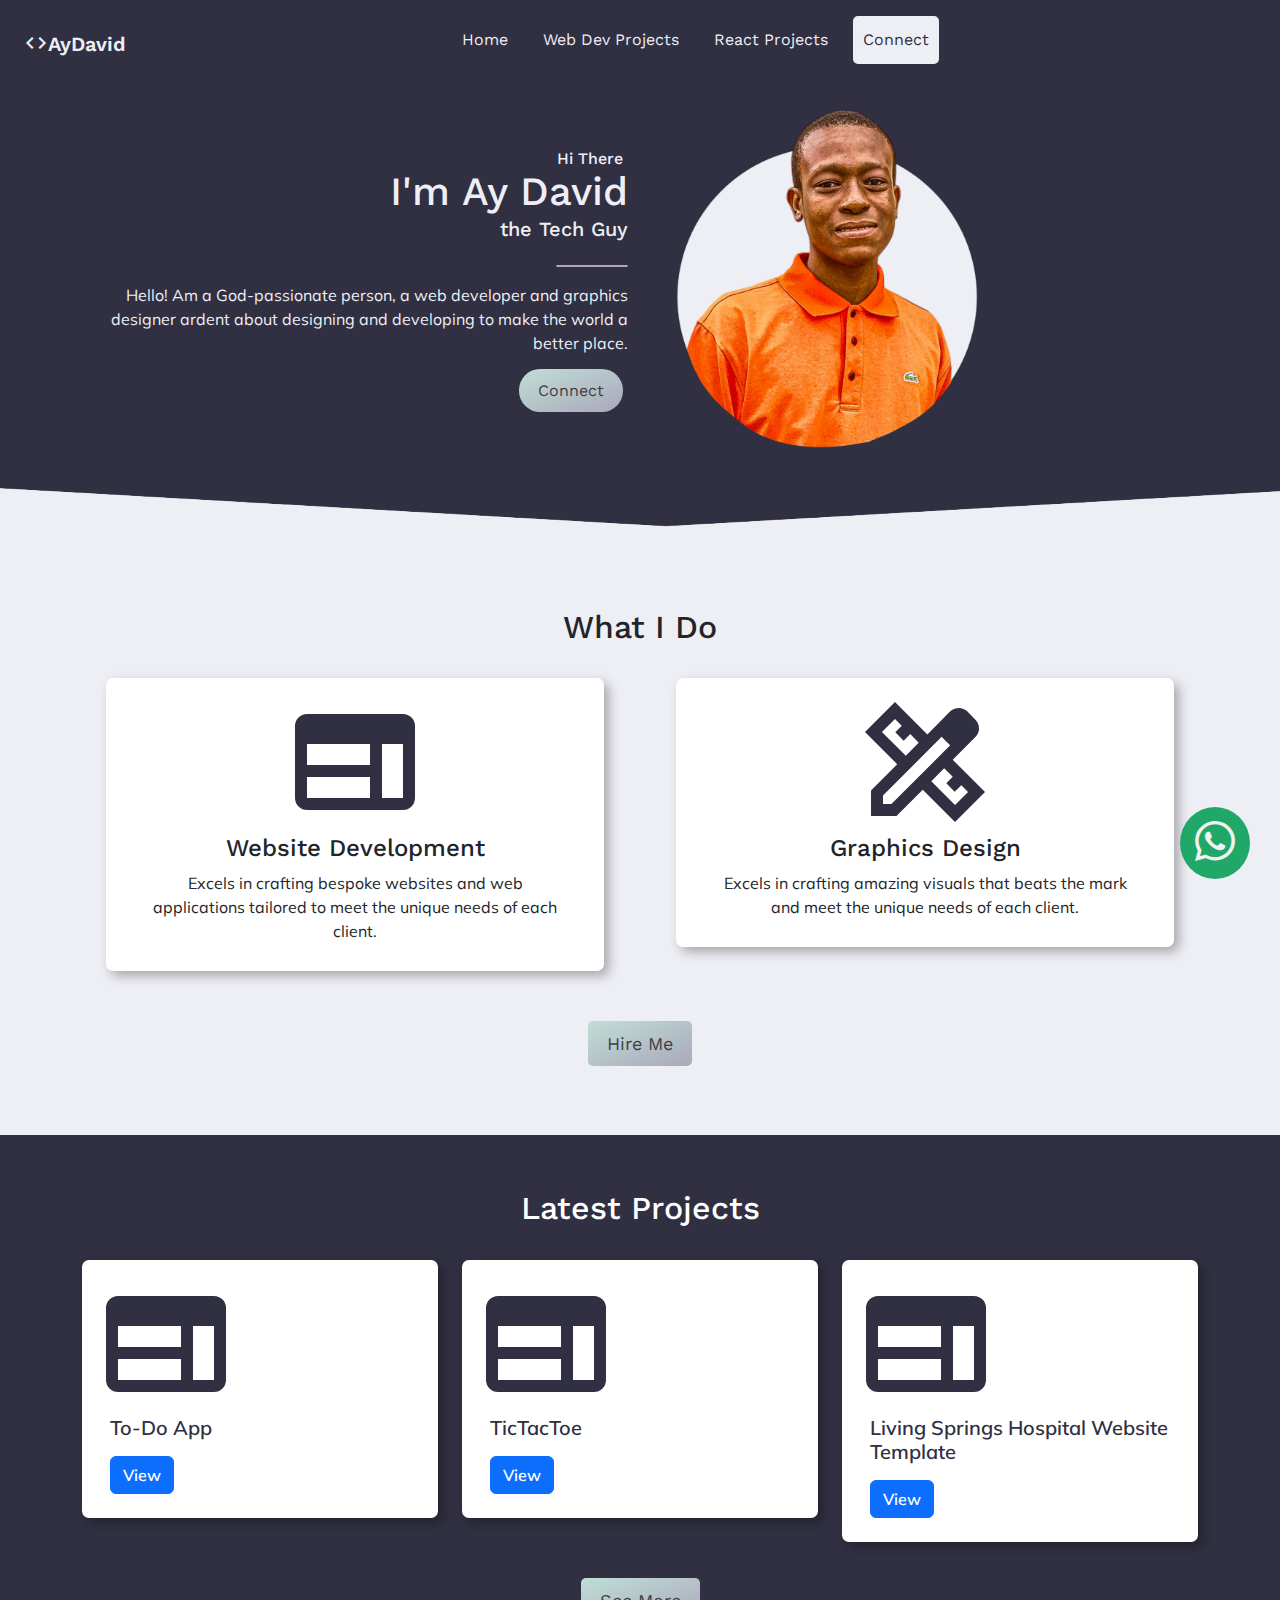
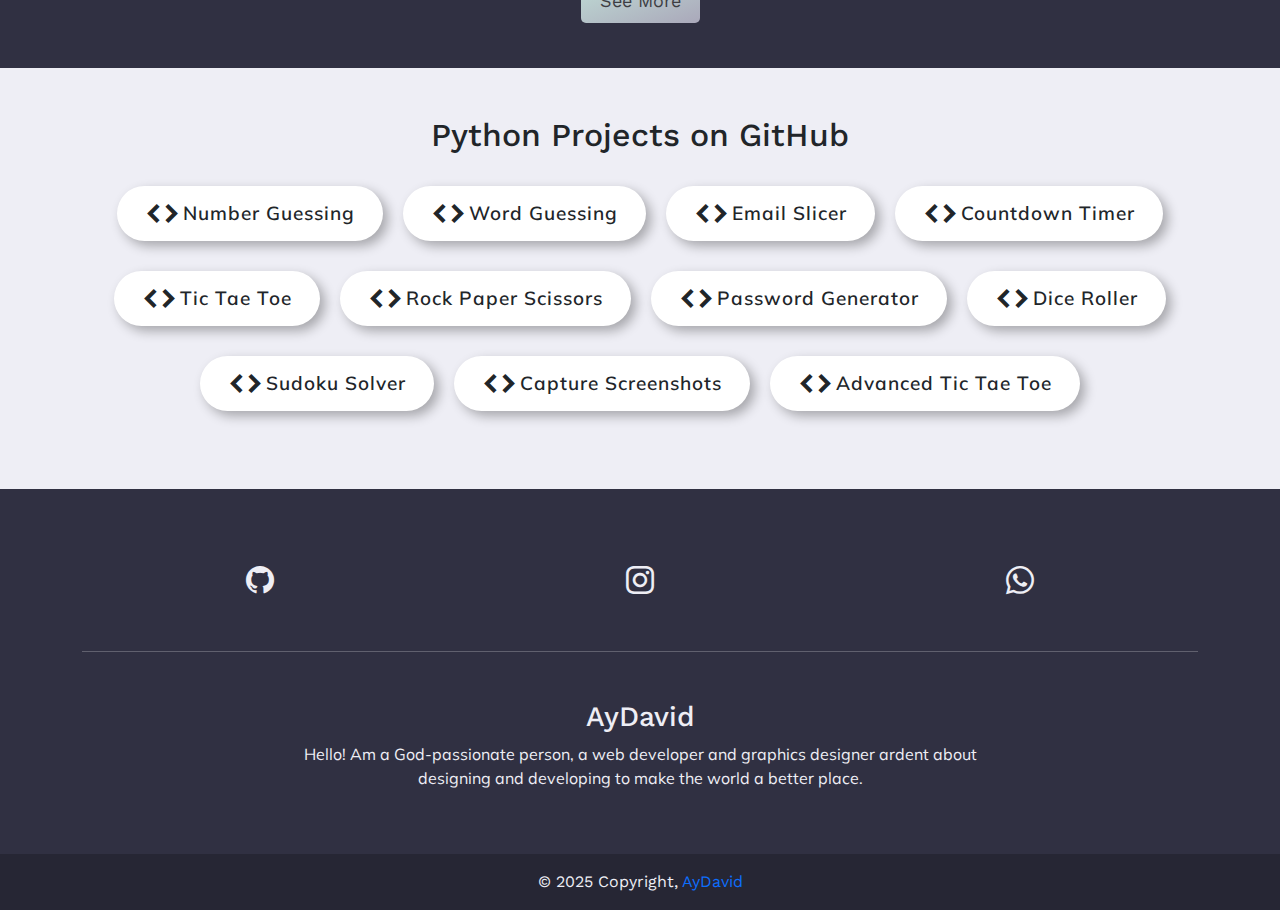
<file: index.html>
<!DOCTYPE html>
<html>
	<head>
		<meta charset="utf-8" />
		<meta
			name="viewport"
			content="width=device-width, initial-scale=1, user-scalable=no, maximum-scale=1"
		/>
		<title>Ay David, the Tech Guy</title>
		<link rel="icon" type="image/x-icon" href="./assets/img/svg/code2.svg">
		<link 
			rel="stylesheet" 
			href="https://cdn.jsdelivr.net/npm/bootstrap-icons@1.11.3/font/bootstrap-icons.min.css"
		>
		<link
			rel="stylesheet"
			href="https://fonts.googleapis.com/icon?family=Material+Icons"
		/>
		<link
			rel="stylesheet"
			href="./assets/bootstrap-5.2.3/css/bootstrap.min.css"
		/>
		<link
			rel="stylesheet"
			href="./assets/stylesheets/style.css"
			type="text/css"
		/>
		<script defer src="./assets/js/navbar.js"></script>
		<script defer src="./assets/js/footer.js"></script>
		<script defer src="./assets/bootstrap-5.2.3/js/bootstrap.bundle.min.js"></script>
		<script defer src="https://code.jquery.com/jquery-3.6.0.min.js"></script>
		<script defer src="./assets/js/script.js"></script>		
		<!-- Google tag (gtag.js) -->
		<script async src="https://www.googletagmanager.com/gtag/js?id=G-NFS6KMCL0G"></script>
		<script>
		  window.dataLayer = window.dataLayer || [];
		  function gtag(){dataLayer.push(arguments);}
		  gtag('js', new Date());

		  gtag('config', 'G-NFS6KMCL0G');
		</script>
	</head>
	<body>
		<!-- NAVBAR -->
		<nav class="navbar navbar-expand-lg pt-2 pb-2"></nav>
		
		<!-- HERO -->
		<section class="hero">
			<div class="container">
				<div class="row">
					<div class="col-lg-6 hero-ct my-auto">
						<h6>Hi There&nbsp;</h6>
						<h1>I'm Ay David</h1>
						<h5>the Tech Guy</h5>
						<hr>
						<p>Hello! Am a God-passionate person, a web developer and graphics designer ardent about designing and developing to make the world a better place. </p>
						<div class="pt-2">
							<a
								role="button"
								href="./connect.html"
								class="hero-btn"
								>Connect</a
							>&nbsp;
						</div>
					</div>
					<div class="col-lg-6 hero-img">
						<img src="./assets/img/aydavid.png"/>
					</div>
				</div>
			</div>
		</section>
		<section class="hero-bg-part">
			<img src="./assets/img/bgpart.png" />
		</section>

		<!-- SERVICES -->
		<section class="services">
			<div class="container">
				<div class="row text-center pb-4">
					<h2>What I Do</h2>
				</div>
				<div class="row">
					<div class="col-lg-6 col-md-6">
						<div class="service-card mx-4">
							<img src="./assets/img/svg/web.svg">
							<h4>Website Development</h4>
							<p class="px-4">
								Excels in crafting bespoke websites and web
								applications tailored to meet the unique needs of each client.
							</p>
						</div>
					</div>
					<div class="col-lg-6 col-md-6">
						<div class="service-card mx-4">
							<img src="./assets/img/svg/design_services.svg">
							<h4>Graphics Design</h4>
							<p class="px-4">
								Excels in crafting amazing visuals that beats the mark and meet the unique needs of each client.
							</p>
						</div>
					</div>
				</div>
				<div class="py-4 text-center">
					<a
						role="button"
						href="https://wa.me/2348084634310"
						class="ayd-btn hire"
						>Hire Me</a
					>
				</div>
			</div>
		</section>
		
		<!-- Latest -->
		<section class="latest-designs">
			<div class="container text-white">
				<div class="row text-center pb-4">
					<h2>Latest Projects</h2>
				</div>
				<div class="row">
					<div class="col-lg-4 col-md-6">
						<div class="project-card mx-auto">
							<img src="./assets/img/svg/web.svg">
							<h5 class="pb-2">To-Do App</h5>
							<a href="https://to-do-app-ayd.vercel.app/" class="btn btn-primary">View</a>
						</div>
					</div>
					<div class="col-lg-4 col-md-6">
						<div class="project-card mx-auto">
							<img src="./assets/img/svg/web.svg">
							<h5 class="pb-2">TicTacToe</h5>
							<a href="https://tictactoe-react-ayd.vercel.app/" class="btn btn-primary">View</a>
						</div>
					</div>
					<div class="col-lg-4 col-md-6">
						<div class="project-card mx-auto">
							<img src="./assets/img/svg/web.svg">
							<h5 class="pb-2">Living Springs Hospital Website Template</h5>
							<a href="https://aydavid-thetechguy.github.io/lsh-website-template" class="btn btn-primary">View</a>
						</div>
					</div>
				</div>
				<div class="pt-4 text-center">
					<a
						role="button"
						href="./webdev-projects.html"
						class="ayd-btn"
						>See More</a
					>
				</div>
			</div>
		</section>

		<!-- Pyb Projects -->
		<section class="pyb-projects pt-5 pb-5">
			<div class="container">
				<div class="row text-center pb-4">
					<h2>Python Projects on GitHub</h2>
				</div>
				<div class="row">
					<div
						class="lit-card"
						link="https://github.com/aydavid01/python-basic-projects/tree/main/Number Guessing"
					>
						<span class="material-icons fw-semibold">code</span>
						<span class="pyb-text">Number Guessing</span>
					</div>
					<div
						class="lit-card"
						link="https://github.com/aydavid01/python-basic-projects/tree/main/Word Guessing"
					>
						<span class="material-icons fw-semibold">code</span>
						<span class="pyb-text">Word Guessing</span>
					</div>
					<div
						class="lit-card"
						link="https://github.com/aydavid01/python-basic-projects/tree/main/Email Slicer"
					>
						<span class="material-icons fw-semibold">code</span>
						<span class="pyb-text">Email Slicer</span>
					</div>
					<div
						class="lit-card"
						link="https://github.com/aydavid01/python-basic-projects/tree/main/Countdown Timer"
					>
						<span class="material-icons fw-semibold">code</span>
						<span class="pyb-text">Countdown Timer</span>
					</div>
					<div
						class="lit-card"
						link="https://github.com/aydavid01/python-basic-projects/tree/main/Tic Tae Toe"
					>
						<span class="material-icons fw-semibold">code</span>
						<span class="pyb-text">Tic Tae Toe</span>
					</div>
					<div
						class="lit-card"
						link="https://github.com/aydavid01/python-basic-projects/tree/main/Rock Paper Scissors"
					>
						<span class="material-icons fw-semibold">code</span>
						<span class="pyb-text">Rock Paper Scissors</span>
					</div>
					<div
						class="lit-card"
						link="https://github.com/aydavid01/python-basic-projects/tree/main/Password Generator"
					>
						<span class="material-icons fw-semibold">code</span>
						<span class="pyb-text">Password Generator</span>
					</div>
					<div
						class="lit-card"
						link="https://github.com/aydavid01/python-basic-projects/tree/main/Dice Roller"
					>
						<span class="material-icons fw-semibold">code</span>
						<span class="pyb-text">Dice Roller</span>
					</div>
					<div
						class="lit-card"
						link="https://github.com/aydavid01/python-basic-projects/tree/main/Sudoku Solver"
					>
						<span class="material-icons fw-semibold">code</span>
						<span class="pyb-text">Sudoku Solver</span>
					</div>
					<div
						class="lit-card"
						link="https://github.com/aydavid01/python-basic-projects/tree/main/Capture Screenshots"
					>
						<span class="material-icons fw-semibold">code</span>
						<span class="pyb-text">Capture Screenshots</span>
					</div>
					<div
						class="lit-card"
						link="https://github.com/aydavid01/python-basic-projects/tree/main/Advanced Tic Tae Toe"
					>
						<span class="material-icons fw-semibold">code</span>
						<span class="pyb-text">Advanced Tic Tae Toe</span>
					</div>
				</div>
			</div>
		</section>


		<!-- WHATSAPP QUICK CONTACT -->
		<div class="wa-qc fixed-bottom ms-auto"></div>

		<!-- Footer -->
		<footer class="footer pt-4" id="connect"></footer>

		<script>
			// Sticky Navbar
			const header = document.querySelector(".hero");
			const headerHeight = header.getBoundingClientRect().height;
			const navbar = document.querySelector(".navbar");

			window.addEventListener('scroll', function() {
				if(window.scrollY > headerHeight) {
					navbar.classList.add("fixed-top");
					navbar.style.boxShadow = "0 0 15px #d1d1d1";
				} else {
					navbar.classList.remove("fixed-top");
					navbar.style.boxShadow = "none";
				}
			});
			
			// Lightbox 
			$(document).ready(function(){
				// When an image is clicked
				$('.lightbox-trigger').click(function(event){
					event.preventDefault();
					var imgSrc = $(this).attr('href');
					
					// Set the lightbox image to the clicked image
					$('#lightbox-img').attr('src', imgSrc);
					
					// Show the lightbox
					$('#lightbox').fadeIn();
				});

				// When the close button is clicked
				$('#lightbox .close').click(function(){
					$('#lightbox').fadeOut();
				});

				// Close lightbox when clicking outside the image
				$('#lightbox').click(function(event){
					if(event.target.id == 'lightbox'){
						$(this).fadeOut();
					}
				});
			});
		</script>
	</body>
</html>
</file>
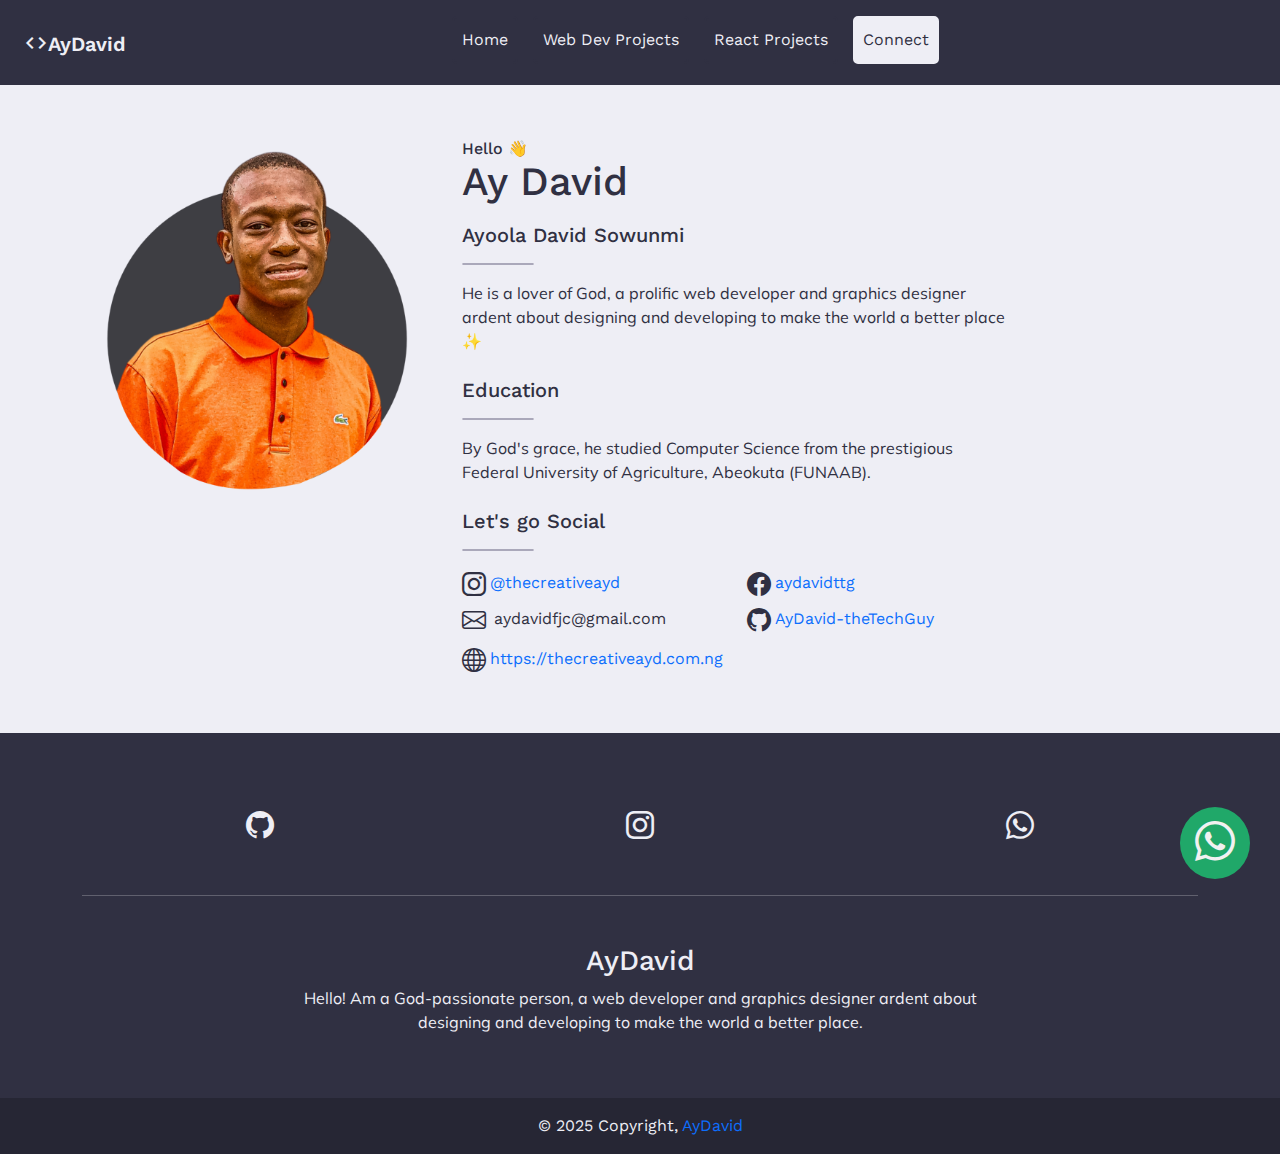
<file: connect.html>
<!DOCTYPE html>
<html>
	<head>
		<meta charset="utf-8" />
		<meta
			name="viewport"
			content="width=device-width, initial-scale=1, user-scalable=no, maximum-scale=1"
		/>
		<title>Ay David, the Tech Guy</title>
		<link rel="icon" type="image/x-icon" href="./assets/img/svg/code2.svg">
		<link 
			rel="stylesheet" 
			href="https://cdn.jsdelivr.net/npm/bootstrap-icons@1.11.3/font/bootstrap-icons.min.css"
		>
		<link
			rel="stylesheet"
			href="https://fonts.googleapis.com/icon?family=Material+Icons"
		/>
		<link
			rel="stylesheet"
			href="./assets/bootstrap-5.2.3/css/bootstrap.min.css"
		/>
		<link
			rel="stylesheet"
			href="./assets/stylesheets/style.css"
			type="text/css"
		/>
		<script defer src="./assets/js/navbar.js"></script>
		<script defer src="./assets/js/footer.js"></script>
		<script defer src="./assets/bootstrap-5.2.3/js/bootstrap.bundle.min.js"></script>
		<script defer src="https://code.jquery.com/jquery-3.6.0.min.js"></script>
		<script defer src="./assets/js/script.js"></script>
		<!-- Google tag (gtag.js) -->
		<script async src="https://www.googletagmanager.com/gtag/js?id=G-NFS6KMCL0G"></script>
		<script>
		  window.dataLayer = window.dataLayer || [];
		  function gtag(){dataLayer.push(arguments);}
		  gtag('js', new Date());

		  gtag('config', 'G-NFS6KMCL0G');
		</script>
	</head>
	<body>
		<!-- NAVBAR -->
		<nav class="navbar navbar-expand-lg pt-2 pb-2"></nav>
		
		<!-- CONNECT -->
		<section class="connect">
			<div class="container">
				<div class="row">
					<div class="col-lg-4 connect-img pt-1 pb-3">
						<img src="./assets/img/aydavid2.png"/>
					</div>
					<div class="col-lg-6 connect-ct my-auto">
						<h6>Hello 👋&nbsp;</h6>
						<h1>Ay David</h1>
						<h5 class="pt-3">Ayoola David Sowunmi</h5>
						<hr>
						<p>He is a lover of God, a prolific web developer and graphics designer ardent about designing and developing to make the world a better place ✨</p>
						<h5 class="pt-3">Education</h5>
						<hr>
						<p>By God's grace, he studied Computer Science from the prestigious Federal University of Agriculture, Abeokuta (FUNAAB).</p>
						<!-- <h5 class="pt-3">Skillset</h5>
						<hr>
						<div class="row">
							<div class="col-sm-6">
								<h6>Graphics Designing</h6>
								<div class="progress-bar bg-primary" role="progressbar"></div>
							</div>
						</div> -->
						<h5 class="pt-3">Let's go Social</h5>
						<hr>
						<div class="row text-start d-flex justify-content-center">
							<div class="col-md-6">
			                	<div class="d-flex">
				                    <a href="https://instagram.com/thecreativeayd" class="d-flex">
				                        <i class="bi bi-instagram fs-4 pe-1"></i>
										<span class="pt-1">@thecreativeayd</span>
				                    </a>
				                </div>
			                </div>
							<div class="col-md-6">
			                	<div class="d-flex">
				                    <a href="https://facebook.com/aydavidttg" class="d-flex">
				                        <i class="bi bi-facebook fs-4 pe-1"></i>
										<span class="pt-1">aydavidttg</span>
				                    </a>
				                </div>
			                </div>
			                <div class="col-md-6">
			                    <div class="d-flex">
			                      <i class="bi bi-envelope fs-4"></i>
			                      <span class="ps-2 pt-1">aydavidfjc@gmail.com</span>
			                    </div>
			                </div>
							<div class="col-md-6">
			                	<div class="d-flex">
				                    <a href="https://github.com/AyDavid-theTechGuy" class="d-flex">
				                        <i class="bi bi-github fs-4 pe-1"></i>
										<span class="pt-1">AyDavid-theTechGuy</span>
				                    </a>
				                </div>
			                </div>
							
			                <div class="col-lg-12 pt-1">
			                	<div class="d-flex text-start">
				                    <a href="https://thecreativeayd.com.ng" class="d-flex">
				                        <i class="bi bi-globe fs-4 pe-1"></i>
										<span class="pt-1">https://thecreativeayd.com.ng</span>
				                    </a>
				                </div>
			                </div>
			            </div>
					</div>
					<div class="col-lg-2"></div>
				</div>
			</div>
		</section>

		<!-- WHATSAPP QUICK CONTACT -->
		<div class="wa-qc fixed-bottom ms-auto"></div>

		<!-- Footer -->
		<footer class="footer pt-4" id="connect"></footer>

		<script>
			// Sticky Navbar
			const header = document.querySelector(".hero");
			const headerHeight = header.getBoundingClientRect().height;
			const navbar = document.querySelector(".navbar");

			window.addEventListener('scroll', function() {
				if(window.scrollY > headerHeight) {
					navbar.classList.add("fixed-top");
					navbar.style.boxShadow = "0 0 15px #d1d1d1";
				} else {
					navbar.classList.remove("fixed-top");
					navbar.style.boxShadow = "none";
				}
			});
		</script>
	</body>
</html>
</file>
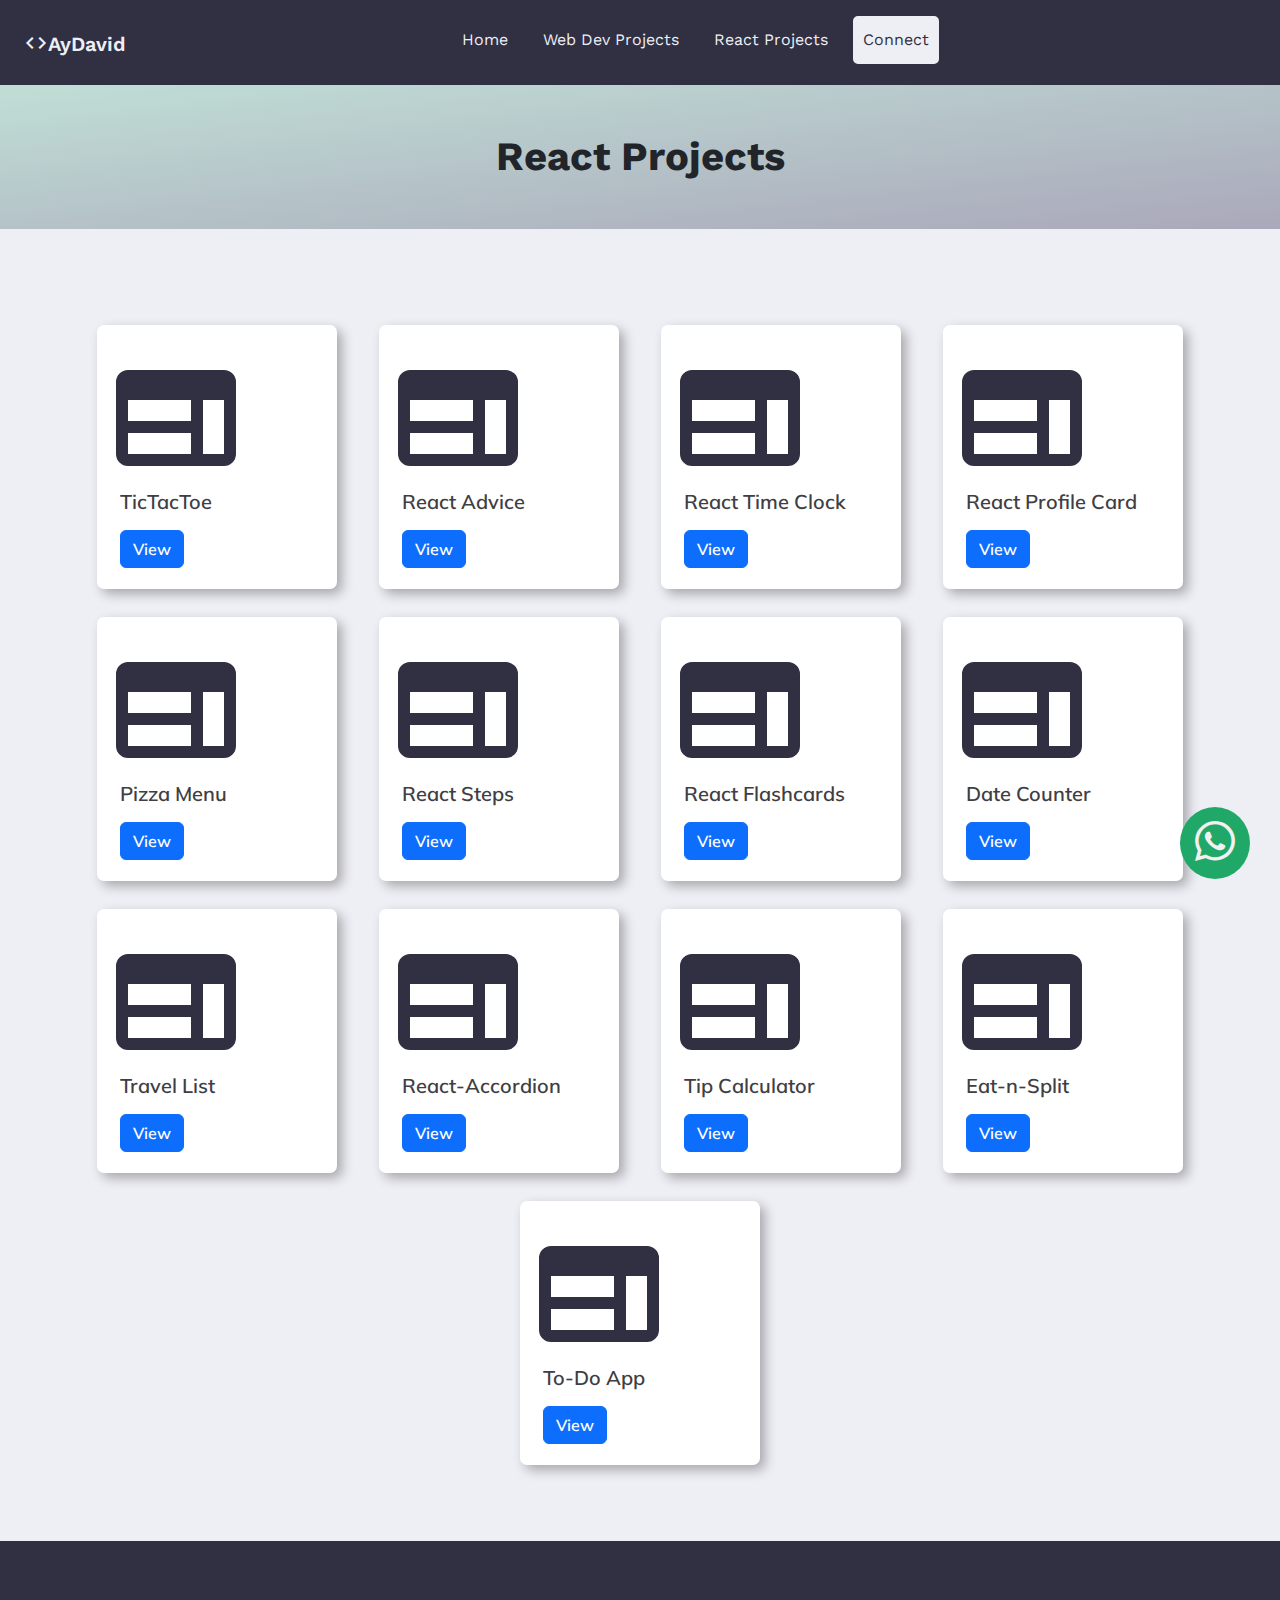
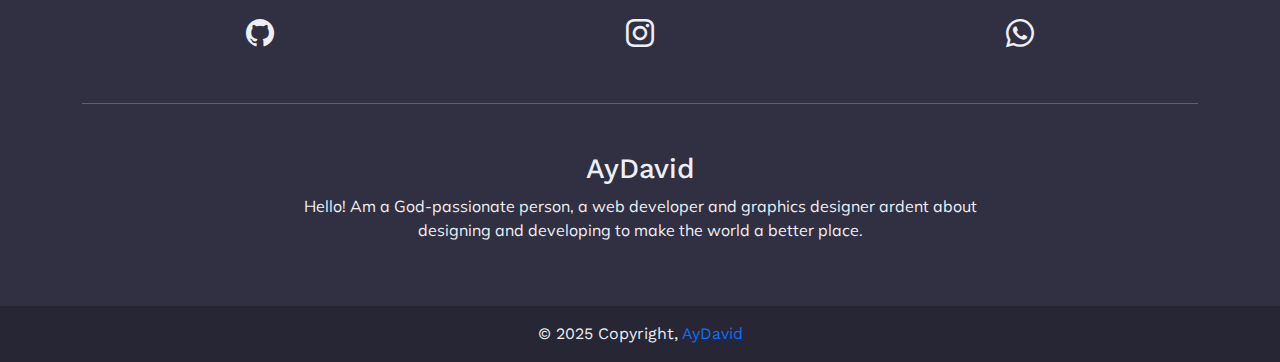
<file: react-projects.html>
<!DOCTYPE html>
<html>
	<head>
		<meta charset="utf-8" />
		<meta
			name="viewport"
			content="width=device-width, initial-scale=1, user-scalable=no, maximum-scale=1"
		/>
		<title>React Projects</title>
		<link rel="icon" type="image/x-icon" href="./assets/img/svg/code2.svg">
		<link 
			rel="stylesheet" 
			href="https://cdn.jsdelivr.net/npm/bootstrap-icons@1.11.3/font/bootstrap-icons.min.css"
		>
		<link
			rel="stylesheet"
			href="https://fonts.googleapis.com/icon?family=Material+Icons"
		/>
		<link
			rel="stylesheet"
			href="./assets/bootstrap-5.2.3/css/bootstrap.min.css"
		/>
		<link
			rel="stylesheet"
			href="./assets/stylesheets/style.css"
			type="text/css"
		/>
		<script defer src="./assets/js/navbar.js"></script>
		<script defer src="./assets/js/footer.js"></script>
		<script defer src="./assets/bootstrap-5.2.3/js/bootstrap.bundle.min.js"></script>
		<script defer src="./assets/js/script.js"></script>
		<!-- Google tag (gtag.js) -->
		<script async src="https://www.googletagmanager.com/gtag/js?id=G-NFS6KMCL0G"></script>
		<script>
		  window.dataLayer = window.dataLayer || [];
		  function gtag(){dataLayer.push(arguments);}
		  gtag('js', new Date());

		  gtag('config', 'G-NFS6KMCL0G');
		</script>
	</head>
	<body>
		<!-- NAVBAR -->
		<nav class="navbar navbar-expand-lg pt-2 pb-2"></nav>

		<section class="pg-top pt-5 pb-3">
			<div class="container">
				<div class="row text-center">
					<h1>
						<b>React Projects</b>
					</h1>
				</div>
			</div>
			<br />
		</section>

		<section class="wd-sect">
			<div class="container pt-5">
				<!-- React -->
				<div class="react">
					<div class="row py-5 row--2"></div>
				</div>
			</div>
		</section>

		<!-- WHATSAPP QUICK CONTACT -->
		<div class="wa-qc fixed-bottom ms-auto"></div>

		<!-- Footer -->
		<footer class="footer pt-4" id="connect"></footer>

		<script>
			const reactRow = document.querySelector('.react .row--2');
			const reactProjs = ["TicTacToe + https://tictactoe-react-ayd.vercel.app", "React Advice + https://react-advice-ayd.vercel.app", "React Time Clock + https://react-time-clock.vercel.app", "React Profile Card + https://react-profile-card-ayd.vercel.app", "Pizza Menu + https://pizza-menu-ayd.vercel.app", "React Steps + https://react-steps-ayd.vercel.app", "React Flashcards + https://react-flashcards-ayd.vercel.app", "Date Counter + https://date-counter-ayd.vercel.app", "Travel List + https://travel-list-ayd.vercel.app", "React-Accordion + https://react-accordion-ayd.vercel.app", "Tip Calculator + https://tip-calculator-ayd.vercel.app", "Eat-n-Split + https://eat-n-split-ayd.vercel.app", "To-Do App + https://to-do-app-ayd.vercel.app"];

			for (let i = 12; i >= 0; i--) {
				let projArr = reactProjs[i].split('+')
				let projName = projArr[0].trim();
				let projUrl = projArr[1].trim(); 

				let html = `
				<div class="project-card project-card--2">
					<img src="./assets/img/svg/web.svg">
					<h5 class="pb-2">${projName}</h5>
					<a href="${projUrl}" class="btn btn-primary">View</a>
				</div>`;

				reactRow.insertAdjacentHTML('afterbegin', html);
			}
		</script>
	</body>
</html>
</file>
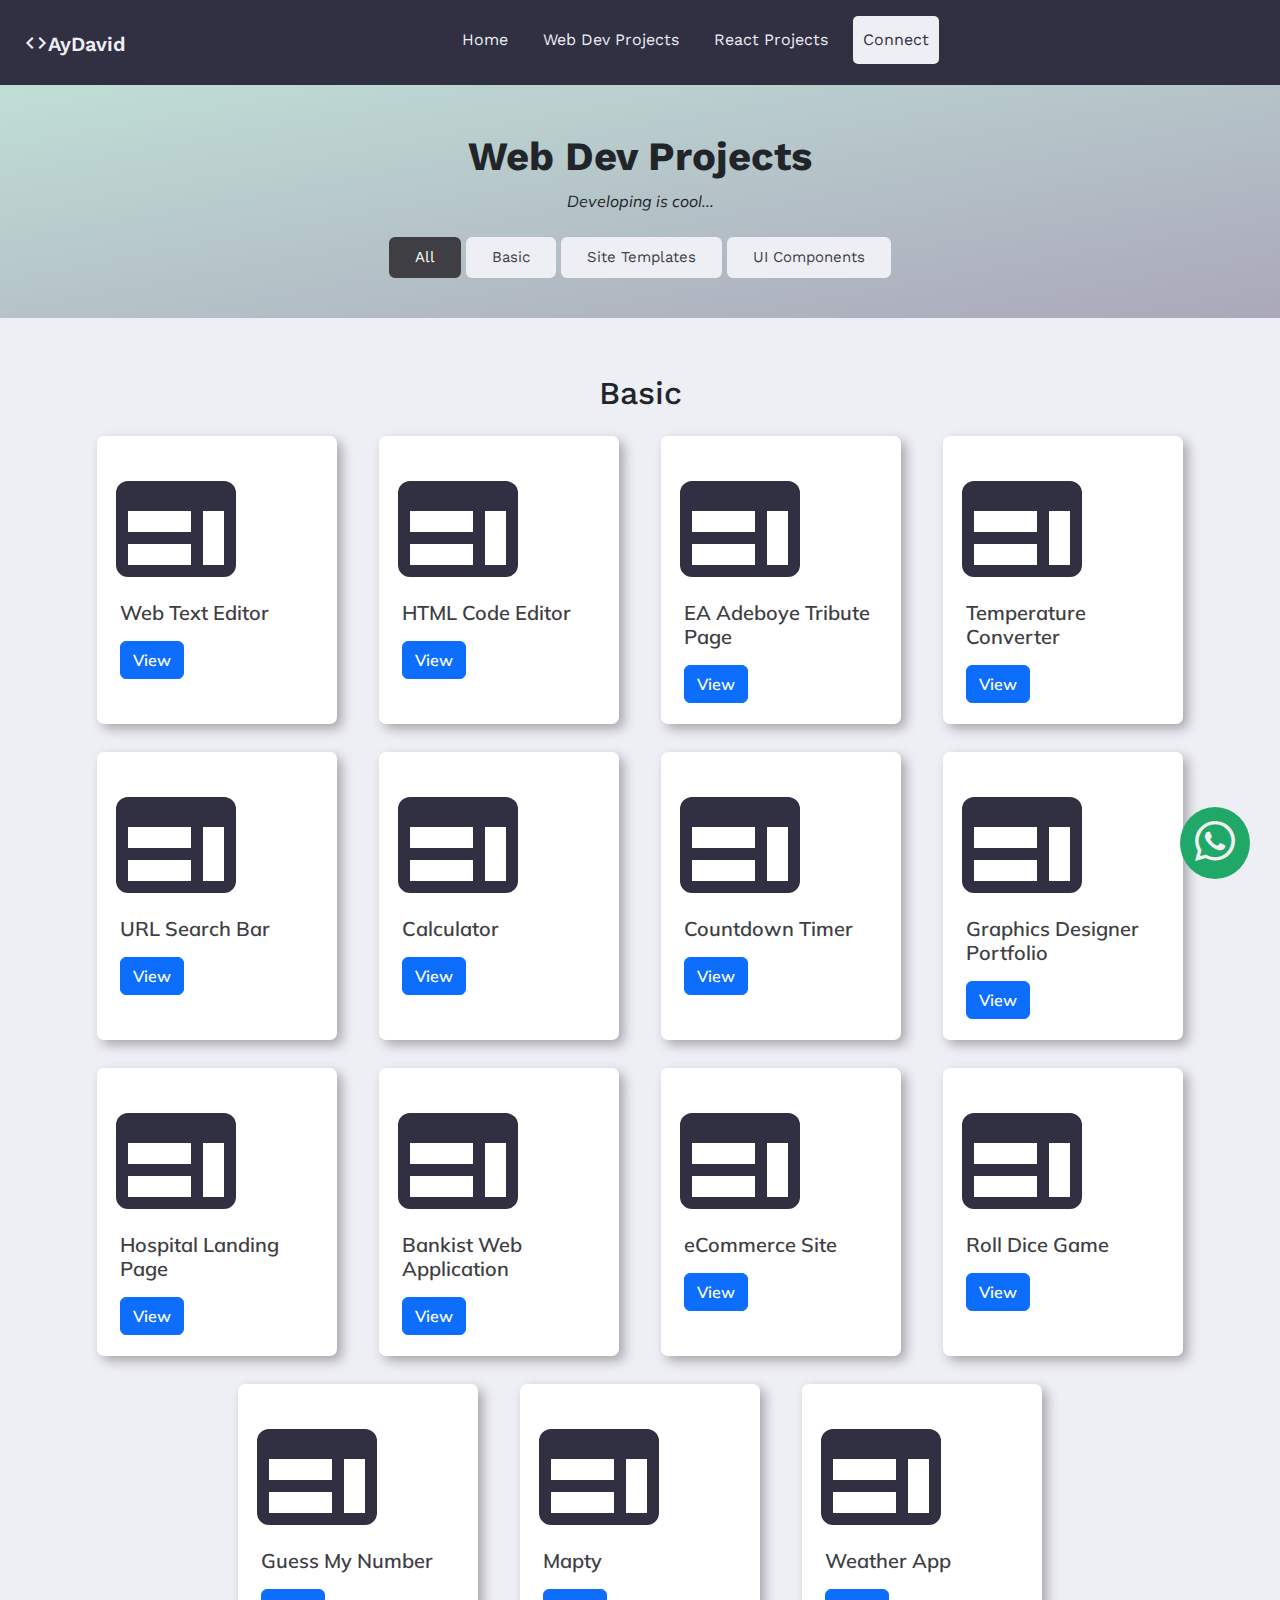
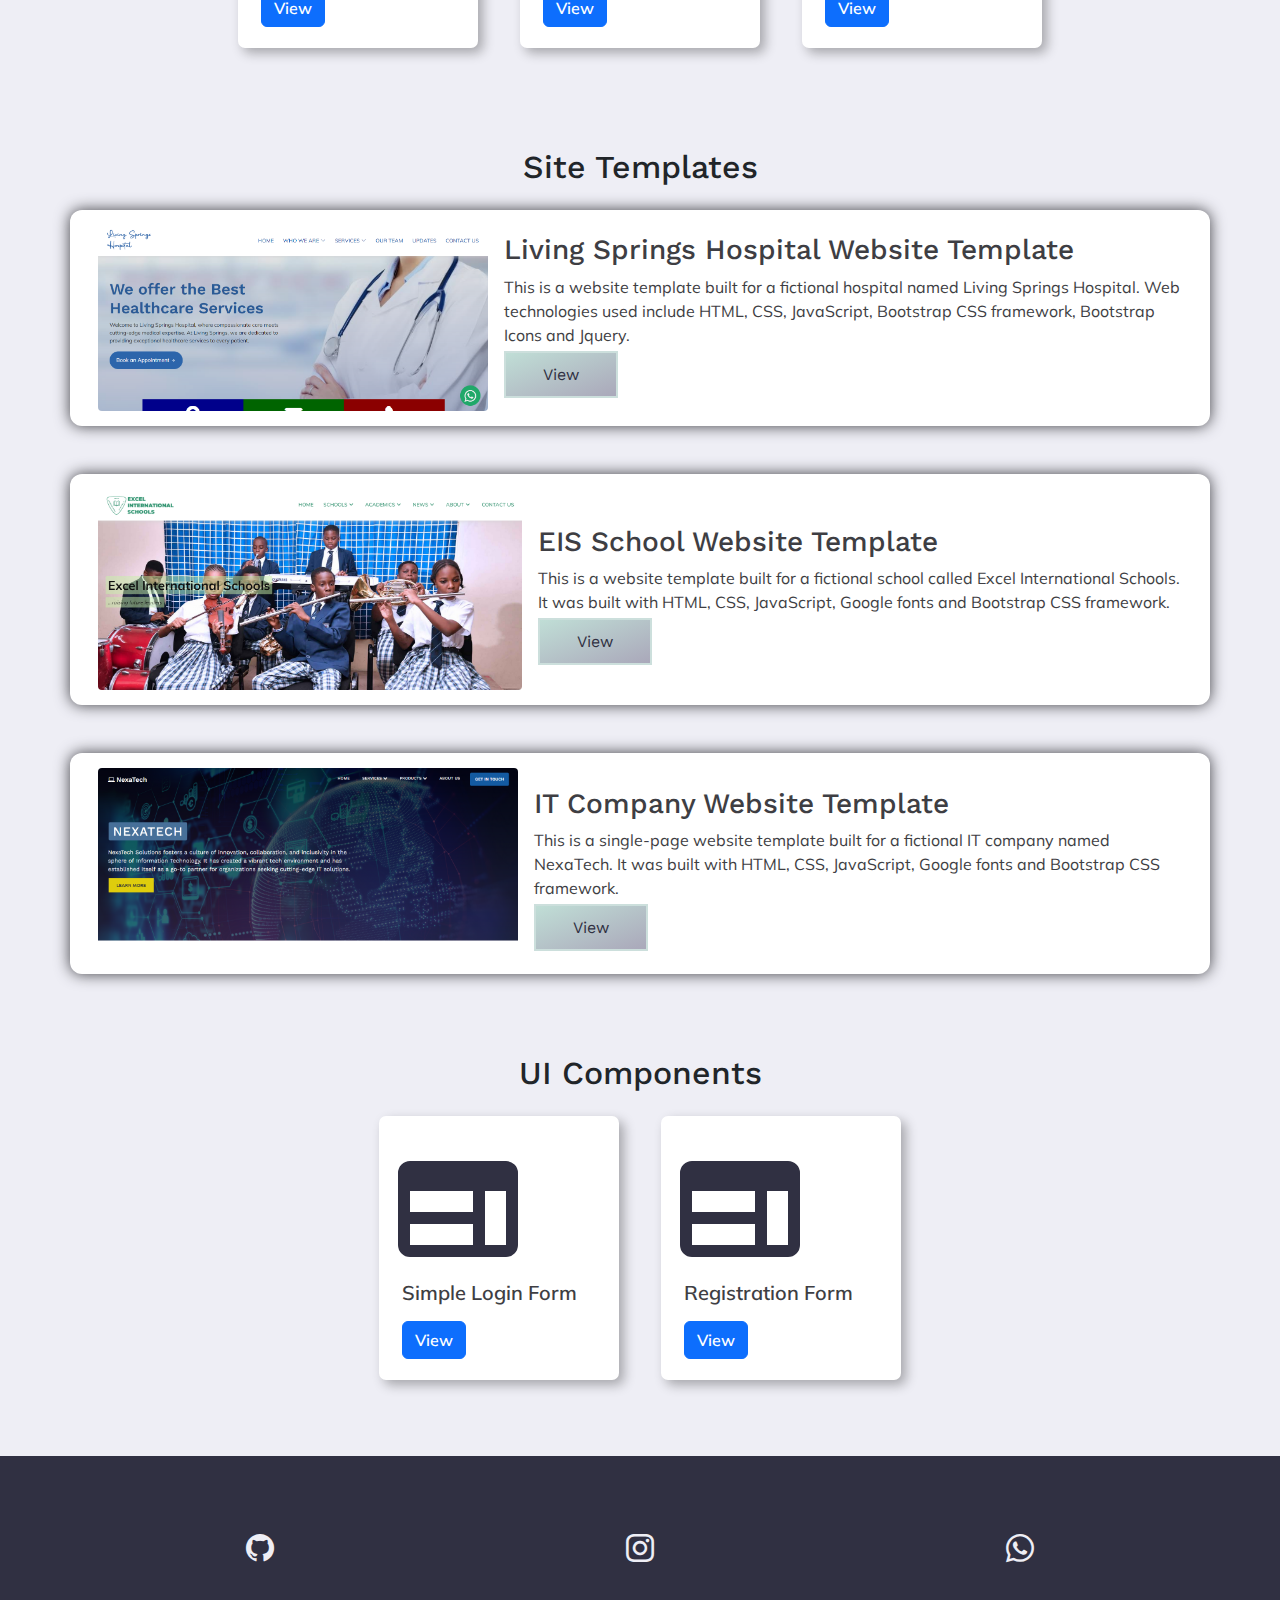
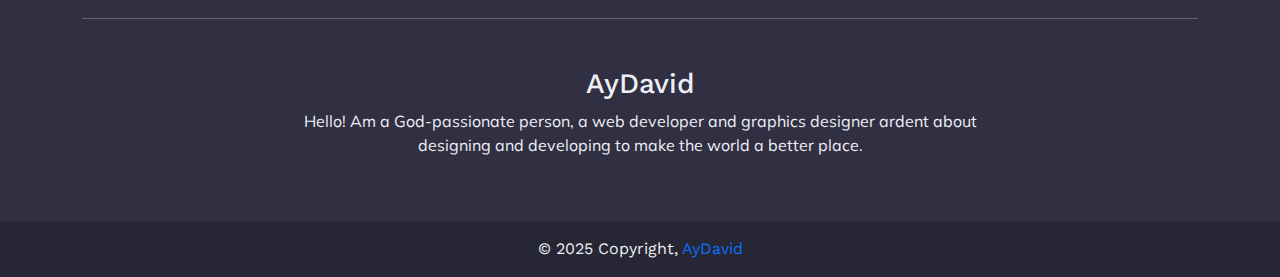
<file: webdev-projects.html>
<!DOCTYPE html>
<html>
	<head>
		<meta charset="utf-8" />
		<meta
			name="viewport"
			content="width=device-width, initial-scale=1, user-scalable=no, maximum-scale=1"
		/>
		<title>Web Dev Projects</title>
		<link rel="icon" type="image/x-icon" href="./assets/img/svg/code2.svg">
		<link 
			rel="stylesheet" 
			href="https://cdn.jsdelivr.net/npm/bootstrap-icons@1.11.3/font/bootstrap-icons.min.css"
		>
		<link
			rel="stylesheet"
			href="https://fonts.googleapis.com/icon?family=Material+Icons"
		/>
		<link
			rel="stylesheet"
			href="./assets/bootstrap-5.2.3/css/bootstrap.min.css"
		/>
		<link
			rel="stylesheet"
			href="./assets/stylesheets/style.css"
			type="text/css"
		/>
		<script defer src="./assets/js/navbar.js"></script>
		<script defer src="./assets/js/footer.js"></script>
		<script defer src="./assets/bootstrap-5.2.3/js/bootstrap.bundle.min.js"></script>
		<script defer src="./assets/js/script.js"></script>
		<!-- Google tag (gtag.js) -->
		<script async src="https://www.googletagmanager.com/gtag/js?id=G-NFS6KMCL0G"></script>
		<script>
		  window.dataLayer = window.dataLayer || [];
		  function gtag(){dataLayer.push(arguments);}
		  gtag('js', new Date());

		  gtag('config', 'G-NFS6KMCL0G');
		</script>
	</head>
	<body>
		<!-- NAVBAR -->
		<nav class="navbar navbar-expand-lg pt-2 pb-2"></nav>

		<section class="pg-top pt-5 pb-3">
			<div class="container">
				<div class="row text-center">
					<h1>
						<b>Web Dev Projects</b>
					</h1>
					<p><i>Developing is cool...</i></p>
					<div class="wd-nav">
						<button class="btn wd-btn mt-2">All</button>
						<button class="btn wd-btn mt-2">Basic</button>
						<button class="btn wd-btn mt-2">Site Templates</button>
						<button class="btn wd-btn mt-2">UI Components</button>
					</div>
				</div>
			</div>
			<br />
		</section>

		<section class="wd-sect">
			<div class="container pt-5">
				<!-- Basic -->
				<div class="basic">
					<div class="row pt-2 pb-3 text-center">
						<h2>Basic</h2>
					</div>
					<div class="row row--2 pb-5"></div>
				</div>
				
				<!-- Templates -->
				<div class="templates pt-4 pb-5">
					<div class="row pb-3 text-center">
						<h2>Site Templates</h2>
					</div>
					<div class="row row-main pb-4">
						<div class="web-temp-card mb-5">
							<div class="my-auto lhs">
								<img src="./assets/img/lsh.png" class="img-fluid rounded-1"/>
							</div>
							<div class="my-auto rhs pb-3">
								<h3>Living Springs Hospital Website Template</h3>
								<p>This is a website template built for a fictional hospital named Living Springs Hospital. Web technologies used include HTML, CSS, JavaScript, Bootstrap CSS framework, Bootstrap Icons and Jquery.</p>
								<a class="web-temp-btn" href="https://aydavid-thetechguy.github.io/lsh-website-template">View</a>
							</div>
						</div>
						<div class="web-temp-card mb-5">
							<div class="my-auto lhs">
								<img src="./assets/img/eis-web-temp.png" class="img-fluid rounded-1"/>
							</div>
							<div class="my-auto rhs">
								<h3>EIS School Website Template</h3>
								<p>This is a website template built for a fictional school called Excel International Schools. It was built with HTML, CSS, JavaScript, Google fonts and Bootstrap CSS framework.</p>
								<a class="web-temp-btn" href="https://aydavid-thetechguy.github.io/eis-school-website-template">View</a>
							</div>
						</div>
						<div class="web-temp-card">
							<div class="my-auto lhs">
								<img src="./assets/img/nexatech.png" class="img-fluid rounded-1"/>
							</div>
							<div class="my-auto rhs">
								<h3>IT Company Website Template</h3>
								<p>This is a single-page website template built for a fictional IT company named NexaTech. It was built with HTML, CSS, JavaScript, Google fonts and Bootstrap CSS framework.</p>
								<a class="web-temp-btn" href="https://aydavid-thetechguy.github.io/it-company-website-template">View</a>
							</div>
						</div>
					</div>
				</div>

				<!-- UI Components -->
				<div class="uiC">
					<div class="row pt-2 pb-3 text-center">
						<h2>UI Components</h2>
					</div>
					<div class="row pb-5">
						<div class="project-card">
							<img src="./assets/img/svg/web.svg">
							<h5 class="pb-2">Simple Login Form</h5>
							<a href="https://aydavid-thetechguy.github.io/simple-login-form" class="btn btn-primary">View</a>
						</div>
						<div class="project-card">
							<img src="./assets/img/svg/web.svg">
							<h5 class="pb-2">Registration Form</h5>
							<a href="https://aydavid-thetechguy.github.io/simple-registration-form" class="btn btn-primary">View</a>
						</div>
					</div>
				</div>
			</div>
		</section>

		<!-- WHATSAPP QUICK CONTACT -->
		<div class="wa-qc fixed-bottom ms-auto"></div>

		<!-- Footer -->
		<footer class="footer pt-4" id="connect"></footer>

		<script>
			const wdNavBtn = document.querySelectorAll(".wd-btn");
			const basic = document.querySelector(".basic");
			const uiC = document.querySelector(".uiC");
			const templates = document.querySelector(".templates");

			wdNavBtn[0].style.backgroundColor = "#3e3e43";
			wdNavBtn[0].style.color = "white";
			wdNavBtn[0].style.borderColor = "#3e3e43";

			for (let i = 0; i < wdNavBtn.length; i++) {
				wdNavBtn[i].addEventListener("click", () => {
					for (let j = 0; j < wdNavBtn.length; j++) {
						if (j == i) {
							wdNavBtn[j].style.backgroundColor = "#3e3e43";
							wdNavBtn[j].style.color = "white";
							wdNavBtn[j].style.borderColor = "#3e3e43";
						}
						if (j != i) {
							wdNavBtn[j].style.backgroundColor = "white";
							wdNavBtn[j].style.color = "#3e3e43";
							wdNavBtn[j].style.borderColor = "white";
						}
					}
					ct = wdNavBtn[i].textContent;
					if (ct == "All") {
						basic.classList.remove("hidden");
						uiC.classList.remove("hidden");
						templates.classList.remove("hidden");
					}
					if (ct == "Basic") {
						basic.classList.remove("hidden");
						uiC.classList.add("hidden");
						templates.classList.add("hidden");
					}
					if (ct == "UI Components") {
						basic.classList.add("hidden");
						uiC.classList.remove("hidden");
						templates.classList.add("hidden");
					}
					if (ct == "Site Templates") {
						basic.classList.add("hidden");
						uiC.classList.add("hidden");
						templates.classList.remove("hidden");
					}
				});
			}
		</script>
		<script>
			const basicRow = document.querySelector('.basic .row--2');
			const basicProjs = ["Web Text Editor + https://aydavid-thetechguy.github.io/web-text-editor", "HTML Code Editor + https://aydavid-thetechguy.github.io/html-code-editor", "EA Adeboye Tribute Page + https://aydavid-thetechguy.github.io/ea-adeboye-tribute-page", "Temperature Converter + https://aydavid-thetechguy.github.io/temperature-converter", "URL Search Bar + https://aydavid-thetechguy.github.io/url-search-bar", "Calculator + https://aydavid-thetechguy.github.io/calculator", "Countdown Timer + https://aydavid-thetechguy.github.io/countdown-timer", "Graphics Designer Portfolio + https://aydavid-thetechguy.github.io/graphics-designer-portfolio", "Hospital Landing Page + https://aydavid-thetechguy.github.io/hospital-landing-page", "Bankist Web Application + https://aydavid-thetechguy.github.io/bankist-web-application", "eCommerce Site + https://aydavid-thetechguy.github.io/ecommerce-site", "Roll Dice Game + https://aydavid-thetechguy.github.io/roll-dice-game", "Guess My Number + https://aydavid-thetechguy.github.io/guess-my-number", "Mapty + https://aydavid-thetechguy.github.io/mapty", "Weather App + https://aydavid-thetechguy.github.io/weather-app"];

			for (let i = 14; i >= 0; i--) {
				let projArr = basicProjs[i].split('+')
				let projName = projArr[0].trim();
				let projUrl = projArr[1].trim(); 

				let html = `
				<div class="project-card">
					<img src="./assets/img/svg/web.svg">
					<h5 class="pb-2">${projName}</h5>
					<a href="${projUrl}" class="btn btn-primary">View</a>
				</div>`;

				basicRow.insertAdjacentHTML('afterbegin', html);
			}
		</script>
	</body>
</html>
</file>
<file: assets/stylesheets/style.css>
@import url("https://fonts.googleapis.com/css2?family=Mulish:wght@400;500;600;700&family=Ubuntu:wght@300;400;500;600&family=Work+Sans:wght@400;500;600&display=swap");
@import "animations.css";
@import "buttons.css";
@import "cards.css";
@import "others.css";
@import "tooltip.css";

*,
*::before,
*::after {
	box-sizing: border-box !important;
}

body {
	overflow-x: hidden !important;
}

:root {
	--col1: #eeeef5;
	--col2: #303042;
	--col3: #3e3e43;
	--font1: "Work Sans", sans-serif;
	--font2: "Mulish", sans-serif;
}

h1, h2, h3, h4, h5, h6 {
	font-family: var(--font1);
	font-weight: 500;
}

p {
	font-family: var(--font2);
}

a {
	font-family: var(--font1);
	text-decoration: none;
}

/* Navbar Style */

.navbar {
	margin: 0 auto;
	background-color: var(--col2);
	z-index: 9;
}

.nav-link,
.navbar-brand {
	color: var(--col1) !important;
	cursor: pointer;
}

.navbar-brand {
	font-family: var(--font1);
	font-size: 20px;
	font-weight: 600;
	margin-left: 8px;
	float: left;
	display: flex;
}

.navbar-brand .brand-name {
	margin-top: 2px;
}

.navbar-toggler {
	color: var(--col1);
}

/*.navbar-nav {
	margin: 0 auto;
}*/

.nav-link {
	border: solid 2px var(--col2);
	border-radius: 5px;
	font-family: var(--font1);
	font-size: 16px;
	padding: 10px 3px 10px 3px;
	margin-right: 15px;
	margin-bottom: 5px;
}

.nav-link.ct {
	border: solid 2px var(--col1);
	background-color: var(--col1);
	color: var(--col2) !important;
}

.nav-link:hover {
	border: solid 2px var(--col1);
	border-radius: 5px;
}

.nav-link.ct:hover {
	background-color: transparent;
	color: var(--col1) !important;
}

/* Submenu Style */

.submenu ul {
	list-style-type: none;
	margin: 5px 0 0 0;
	padding: 0;
}

.submenu .dropdown-btn {
	display: flex;
}

.submenu .dropdown-content {
	background-color: var(--col1);
	display: none;
	position: absolute;
	box-shadow: 2px 3px 16px 5px rgba(0, 0, 0, 0.2);
	border-radius: 2px;
	padding: 7px 0;
	z-index: 999;
}

.submenu .dropdown-content li a {
	color: var(--col2);
	font-family: var(--font1);
	font-size: 13px;
	padding: 8px 12px;
	text-decoration: none;
	display: block;
	text-align: left;
}

.submenu .dropdown-content li a:hover {
	background-color: var(--col2);
	color: var(--col1);
}

/* HERO */

.hero {
	background-color: var(--col2);
	color: var(--col1);
	font-family: var(--font1);
	padding-top: 16px;
	padding-bottom: 28px;
}

.hero-ct h1 {
	font-weight: 500;
}

.hero-ct h5 {
	margin-top: -7px;
}

.hero-ct h6 {
	margin-bottom: 0px;
}

.hero-ct hr {
	border: solid 1px #aaa8ba;
	border-radius: 2px;
	color: #aaa8ba;
	width: 72px;
	opacity: 1;
}

.hero-img img {
	border-radius: 50%;
	height: 350px;
	width: auto;
}

.hero-bg-part {
	background-color: var(--col1);
}

.hero-bg-part img {
	width: 100%;
	height: 75px;
}

/* Latest Posts */

.latest-posts {
	background-color: var(--col1);
}

.lpost {
	border-radius: 10px;
}

/* Services Section */

.services {
	background-color: var(--col1);
	padding: 54px 0;
}

/* Latest Sections */

.latest-designs {
	background-color: var(--col2);
	padding: 54px 0;
}

.latest-designs h5 {
	color: var(--col2);
}

.latest-wd {
	background-color: var(--col1);
}

.latest-wd .container {
	background-color: var(--col2);
	border-radius: 21px;
	padding: 40px 0 40px 0;
}

@media screen and (min-width: 751px) {
	.latest-wd .project-card{
		width: 63%;
	}
}

@media screen and (max-width: 750px) {
	.latest-wd .project-card {
		width: 72%;
	}
}

@media screen and (max-width: 558px) {
	.latest-wd .project-card {
		width: 75%;
	}
}

@media screen and (max-width: 375px) {
	.latest-wd .project-card {
		width: 87%;
	}
}

/* Pyb-projects */

.pyb-projects {
	background-color: var(--col1);
}

.pyb-projects .row:nth-child(2) {
	display: flex wrap;
	margin: 0 auto;
	justify-content: center;
	align-items: center;
}

/* Lightbox */

#lightbox {
    display: none;
    position: fixed;
    z-index: 1000;
    padding-top: 60px;
    left: 0;
    top: 0;
    width: 100%;
    height: 100%;
    overflow: auto;
    background-color: rgba(0,0,0,0.8);
}

#lightbox .close {
    position: absolute;
    top: 20px;
    right: 35px;
    color: #fff;
    font-size: 40px;
    font-weight: bold;
    cursor: pointer;
}

#lightbox .lightbox-content {
    margin: auto;
    display: block;
    width: 80%;
    max-width: 700px;
}

/* WhatsApp Quick Contact */

div.wa-qc {
	display: flex;
	padding: 0 30px 21px 0;
	width: max-content;
	z-index: 99;
}

div.wa-qc .wrapper {
	background-color: #20a869;
	color: #f1f1f1;
	border-radius: 100%;
	padding: 6px 15px;
	width: max-content;
}

div.wa-qc i {
	color: #f1f1f1;
	font-size: 40px;
}


/* Footer */

footer {
	background-color: var(--col2);
	color: var(--col1);
}

.social-icons i {
	color: var(--col1); 
}

.social-icons i:hover {

}

.copyright {
	font-family: var(--font1);
}

.copyright span {
	color: var(--col1);
}

.hidden {
	display: none;
}

/* Style - navbarToggler Appearance */

@media screen and (max-width: 991px) {
	.navbar-nav {
		margin-top: 10px;
	}

	.nav-link {
		padding-left: 10px;
	}
}

@media screen and (min-width: 977px) {
	.submenu .dropdown-content {
		position: absolute;
	}
}

@media screen and (max-width: 976px) {
	.submenu .dropdown-content {
		position: relative;
	}
}

@media screen and (max-width: 751px) {
	.social-icons .col-md-3 {
		padding-bottom: 8px;
	}
}

/* Media Query for Hero & Connect Section */

@media screen and (min-width: 975px) {
	.hero-ct {
		display: flex;
		flex-direction: column;
		justify-content: end;
		align-items: end;
	}
	
	.hero-ct > hr {
		margin-left: auto;
	}
	
	.hero-ct p {
		text-align: right;
	}
}

@media screen and (max-width: 974px) {
	.hero-ct {
		display: flex;
		flex-direction: column;
		justify-content: center;
		align-items: center;
	}
	
	.hero-ct p {
		text-align: center;
	}
	
	.hero-img, .connect-img {
		padding-top: 42px;
		display: flex;
		justify-content: center;
		align-items: center;
	}
	
	.hero-img img {
		text-align: center;
	}
}

@media screen and (max-width: 474px) {
	.hero-img img, .connect-img img {
		height: 240px;
		width: auto;
	}
}

/* Social Icons */
@media screen and (max-width: 576px) {
	.social-icons {
		margin: -20px 0 0 0;
	}
}
</file>
